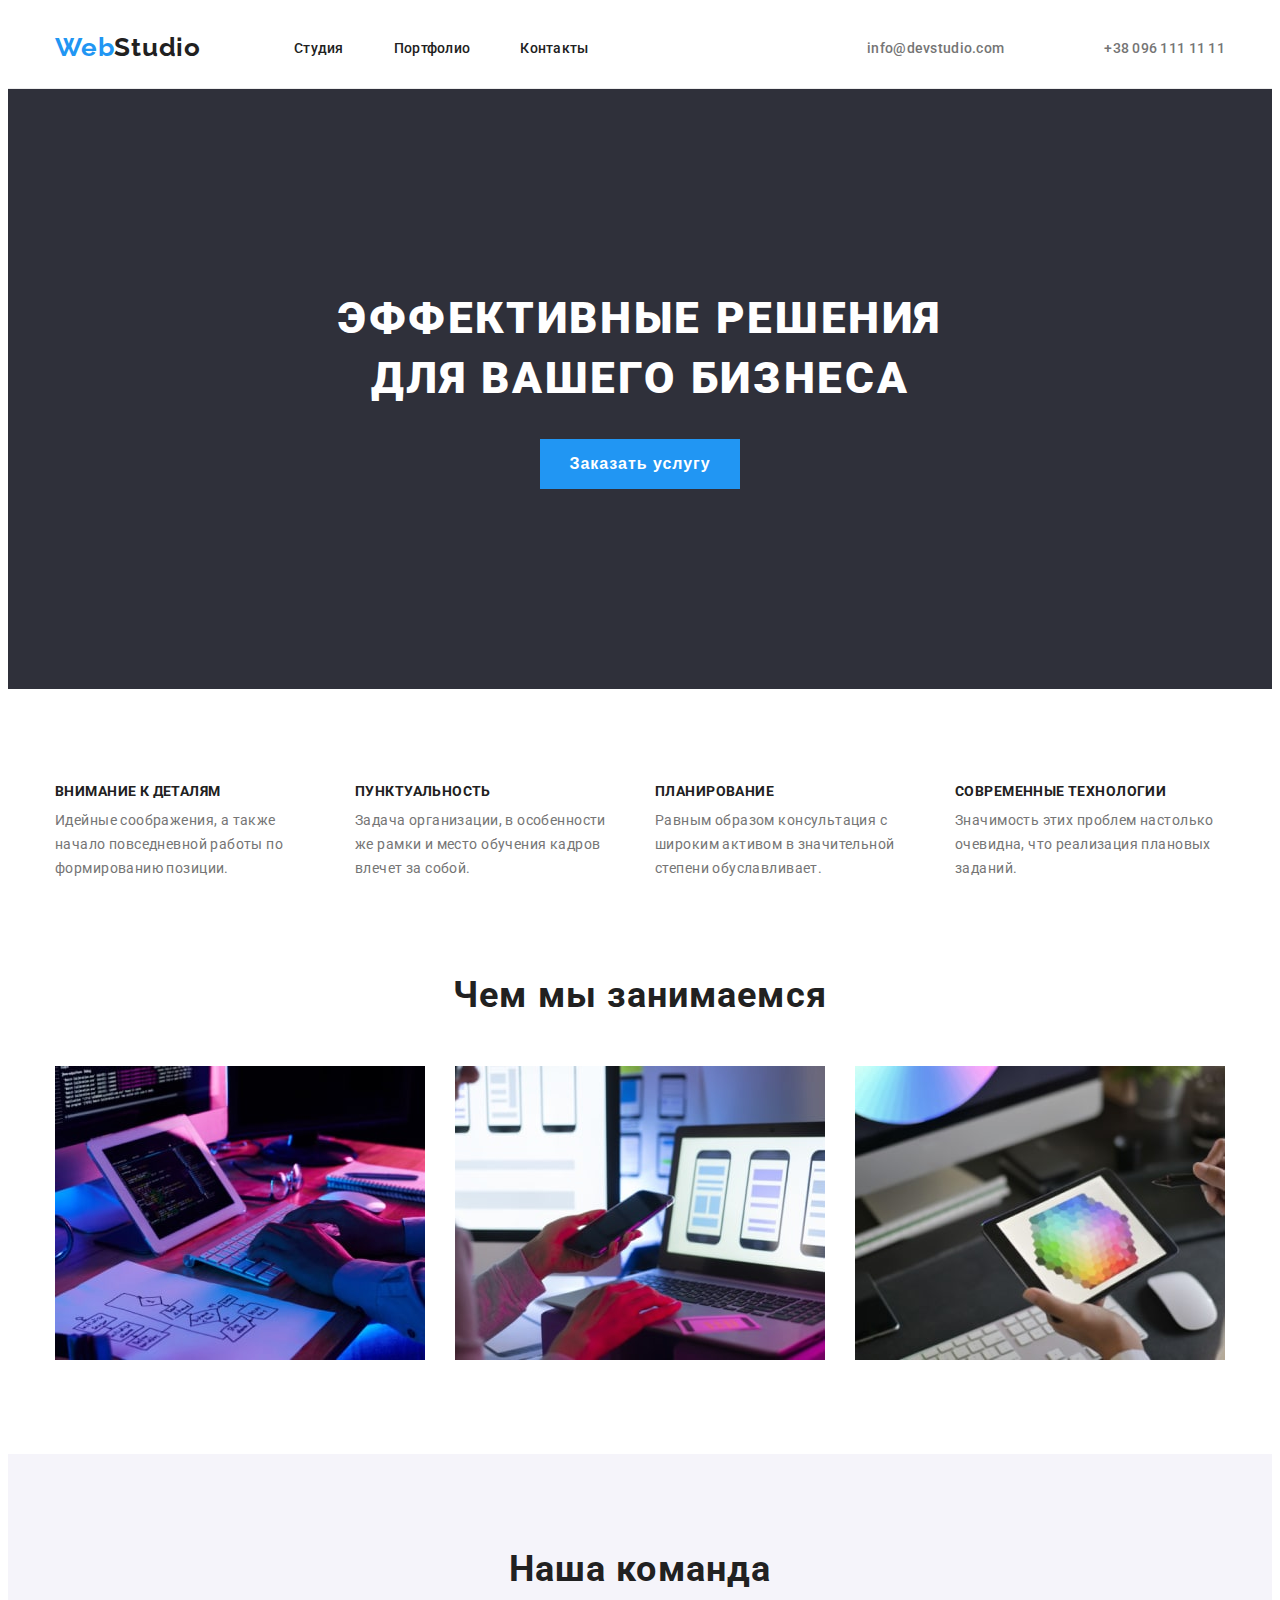
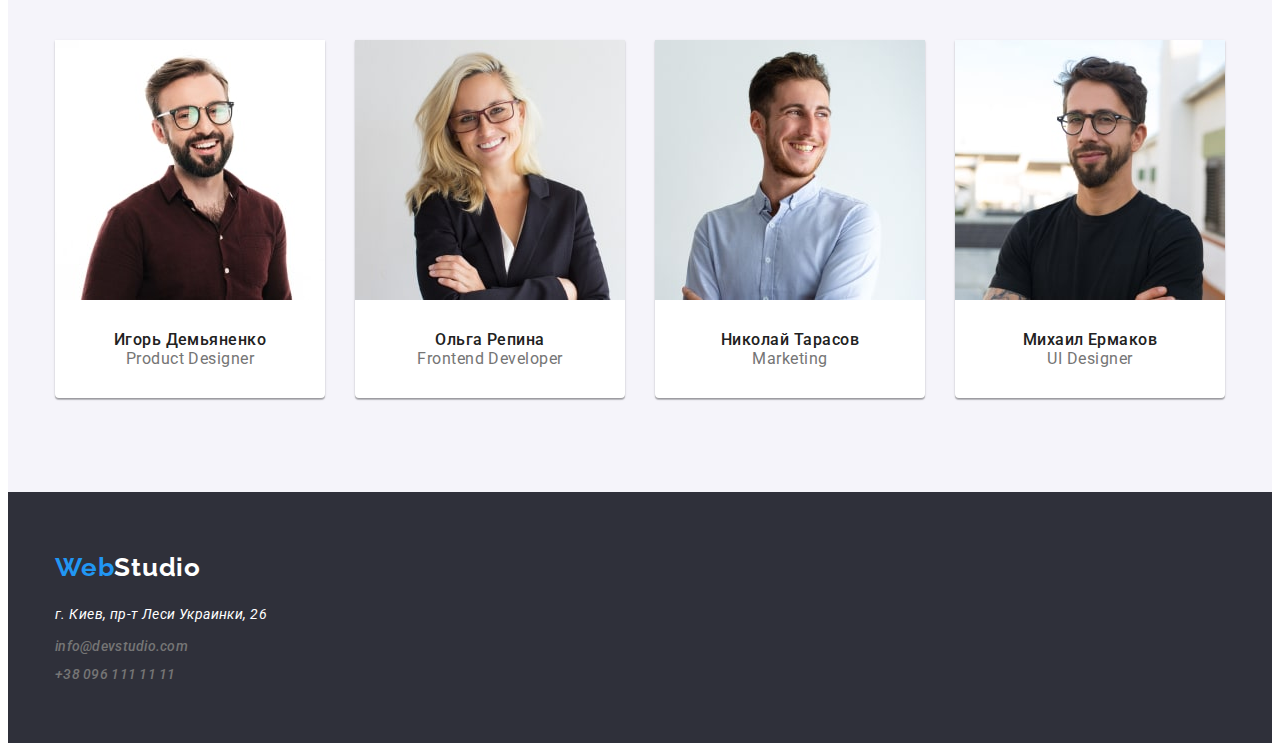
<file: index.html>
<!DOCTYPE html>
<html lang="ru">
<head>
  <meta charset="UTF-8">
  <meta http-equiv="X-UA-Compatible" content="IE=edge">
  <meta name="viewport" content="width=device-width, initial-scale=1.0">
  <title>Document</title>
  <link rel="preconnect" href="https://fonts.googleapis.com">
  <link rel="preconnect" href="https://fonts.gstatic.com" crossorigin>
  <link href="https://fonts.googleapis.com/css2?family=Raleway:wght@700&family=Roboto:wght@400;500;700;900&display=swap"
    rel="stylesheet">
    <link rel="stylesheet" href="https://cdnjs.cloudflare.com/ajax/libs/modern-normalize/1.1.0/modern-normalize.min.css"
      integrity="sha512-wpPYUAdjBVSE4KJnH1VR1HeZfpl1ub8YT/NKx4PuQ5NmX2tKuGu6U/JRp5y+Y8XG2tV+wKQpNHVUX03MfMFn9Q=="
      crossorigin="anonymous" referrerpolicy="no-referrer" />
  <link rel="stylesheet" href="./css/styles.css">
</head>
<body>
  <header class="header">
    <div class="container">
    <nav class="navigation">
      <a class="link-logo" href="./index.html" target="_self">Web<span target="_self" href="./index.html" class="link-logo-dark">Studio</span></a>
        <ul class="header-list list">
          <li class="header-item">
            <a class="header-link" href="./index.html">Студия</a>
          </li>
          <li class="header-item">
            <a class="header-link" href="./portfolio.html">Портфолио</a>
          </li>
          <li class="header-item">
            <a class="header-link" href="">Контакты</a>
          </li>
        </ul>
              <ul class="header-list header-connect list">
                <li class="header-item">
                  <a class="header-link-mail" href="mailto:info@devstudio.com">info@devstudio.com</a>
                </li>
                <li class="header-item">
                  <a class="header-link-tel" href="tel:+380961111111">+38 096 111 11 11</a>
                </li>
              </ul>
    </nav>
    </div>
  </header>

  <main>
    <section class="hero">
      <div class="container">
    <h1 class="hero-title">Эффективные решения для вашего бизнеса</h1>
    <button class="hero-btn" type="button">Заказать услугу</button>
      </div>
    </section>

    <section class="section">
      <div class="container">
      <h2 hidden="true" class="benefits-title">Наши преимущества</h2>
        <ul class="benefits-list list">
          <li class="benefits-item">
            <div class="benefits-sup-title">
            <h3 class="benefits-sub-title">Внимание к деталям</h3>
            <p class="benefits-text">Идейные соображения, а также начало повседневной работы по формированию позиции.</p>
            </div>
          </li>
          <li class="benefits-item">
            <div class="benefits-sup-title">
            <h3 class="benefits-sub-title">Пунктуальность</h3>
            <p class="benefits-text">Задача организации, в особенности же рамки и место обучения кадров влечет за собой.</p>
            </div>
          </li>
          <li class="benefits-item">
            <div class="benefits-sup-title">
            <h3 class="benefits-sub-title">Планирование</h3>
            <p class="benefits-text">Равным образом консультация с широким активом в значительной степени обуславливает.</p>
            </div>
          </li>
          <li class="benefits-item">
            <div class="benefits-sup-title">
            <h3 class="benefits-sub-title">Современные технологии</h3>
            <p class="benefits-text">Значимость этих проблем настолько очевидна, что реализация плановых заданий.</p>
            </div>
          </li>
        </ul>
        </div>
    </section>

    <section class="section work-section">
      <div class="container">
      <h2 class="work-title">Чем мы занимаемся</h2>
        <ul class="work-list list">
          <li class="work-item">
            <img class="work-img" src="./images/img.jpg" alt="Человек пишет код" width="370" height="294">
          </li>
          <li class="work-item">
            <img class="work-img" src="./images/box-2.jpg" alt="Человек смотрит на макет" width="370" height="294">
          </li>
          <li class="work-item">
            <img class="work-img" src="./images/box-3.jpg" alt="Человек смотрит на RGB-палитру" width="370" height="294">
          </li>
        </ul>
        </div>
    </section>

    <section class="section team-section">
      <div class="container">
      <h2 class="team-title">Наша команда</h2>
        <ul class="team-list list">
          <li class="team-item">
            <img class="team-img" src="./images/img-1.jpg" alt="Игорь Демьяненко" width="270" height="260">
            <div class="team-text">
            <h3 class="team-sup-title">Игорь Демьяненко</h3>
            <p class="team-sub-title">Product Designer</p>
            </div>
          </li>
          <li class="team-item">
            <img class="team-img" src="./images/img-2.jpg" alt="Ольга Репина" width="270" height="260">
            <div class="team-text">
            <h3 class="team-sup-title">Ольга Репина</h3>
            <p class="team-sub-title">Frontend Developer</p>
            </div>
          </li>
          <li class="team-item">
            <img class="team-img" src="./images/img-3.jpg" alt="Николай Тарасов" width="270" height="260">
            <div class="team-text">
            <h3 class="team-sup-title">Николай Тарасов</h3>
            <p class="team-sub-title">Marketing</p>
            </div>
          </li>
          <li class="team-item">
            <img class="team-img" src="./images/img-4.jpg" alt="Михаил Ермаков" width="270" height="260">
            <div class="team-text">
            <h3 class="team-sup-title">Михаил Ермаков</h3>
            <p class="team-sub-title">UI Designer</p>
            </div>
          </li>
        </ul>
        </div>
    </section> 
  </main>
    <footer class="footer">
      <div class="container">
      <a class="link-logo footer-logo" href="./index.html">Web<span target="_self" href="./index.html" class="logo-link-white">Studio</span></a>
        <address class="footer-address">
          <ul class="footer-list list">
            <li class="footer-item">
              <a class="footer-link-address" href="https://www.google.com/maps/place/бул.+Леси+Украинки,+26,+Киев,+02000/@50.4265807,30.5361971,17z/data=!3m1!4b1!4m5!3m4!1s0x40d4cf0e033ecbe9:0x57a4dffefec77da0!8m2!3d50.4265807!4d30.5383858" target="_blank">г. Киев, пр-т Леси Украинки, 26</a>
            </li>
            <li class="footer-item">
              <a class="footer-link-mail" href="mailto:info@devstudio.com">info@devstudio.com</a>
            </li>
            <li class="footer-item">
              <a class="footer-link-tel" href="tel:+380961111111">+38 096 111 11 11</a>
            </li>
          </ul>
        </address>
        </div>
    </footer>
</body>
</html>
</file>
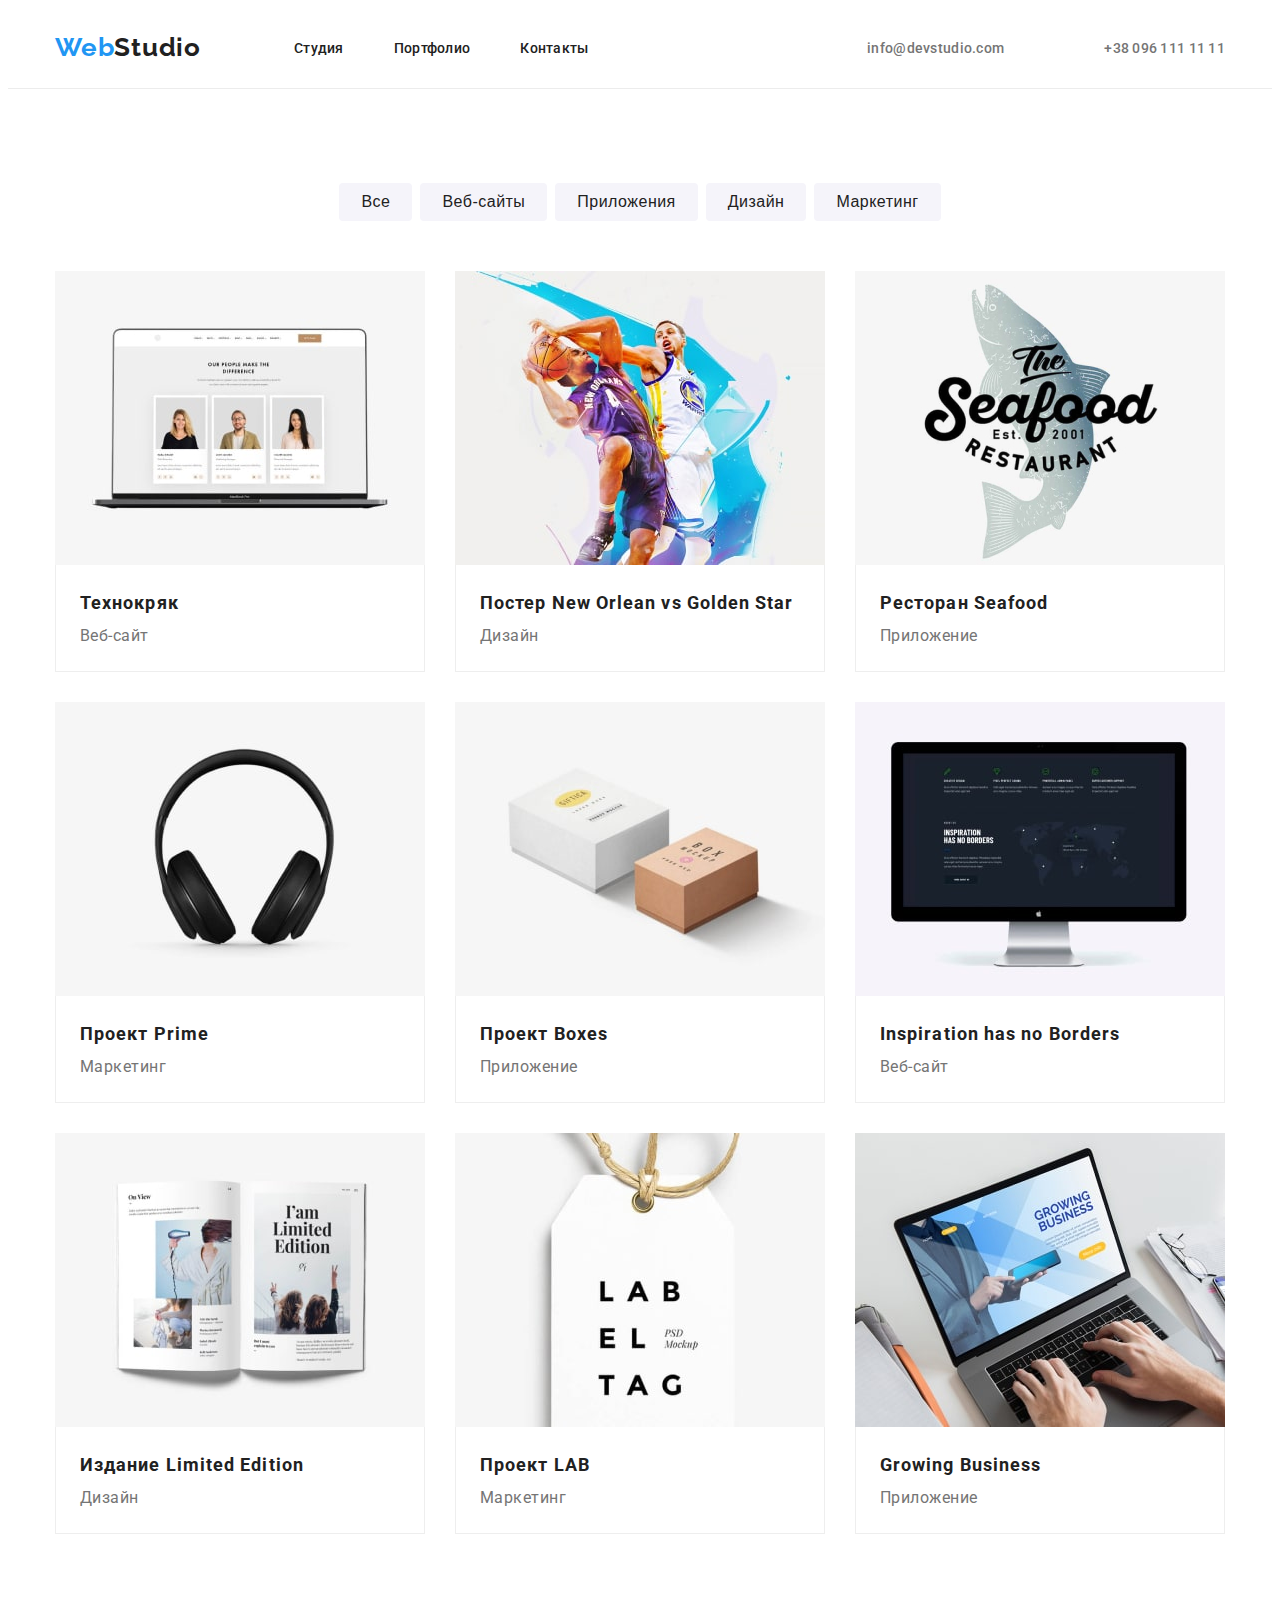
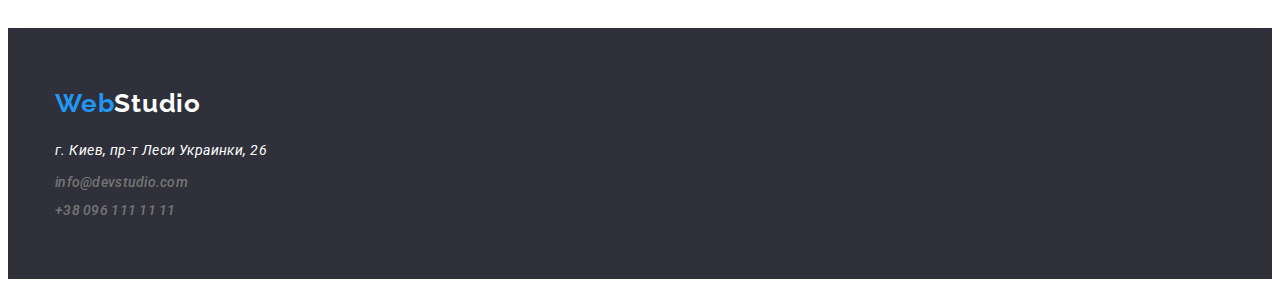
<file: portfolio.html>
<!DOCTYPE html>
<html lang="en">
<head>
  <meta charset="UTF-8">
  <meta http-equiv="X-UA-Compatible" content="IE=edge">
  <meta name="viewport" content="width=device-width, initial-scale=1.0">
  <title>Document</title>
  <link rel="preconnect" href="https://fonts.googleapis.com">
  <link rel="preconnect" href="https://fonts.gstatic.com" crossorigin>
  <link href="https://fonts.googleapis.com/css2?family=Raleway:wght@700&family=Roboto:wght@400;500;700;900&display=swap"
    rel="stylesheet">
    <link rel="stylesheet" href="https://cdnjs.cloudflare.com/ajax/libs/modern-normalize/1.1.0/modern-normalize.min.css"
      integrity="sha512-wpPYUAdjBVSE4KJnH1VR1HeZfpl1ub8YT/NKx4PuQ5NmX2tKuGu6U/JRp5y+Y8XG2tV+wKQpNHVUX03MfMFn9Q=="
      crossorigin="anonymous" referrerpolicy="no-referrer" />
    <link rel="stylesheet" href="./css/styles.css">
</head>
<body>
  <header class="header">
    <div class="container">
      <nav class="navigation">
        <a class="link-logo" href="./index.html" target="_self">Web<span target="_self" href="./index.html"
            class="link-logo-dark">Studio</span></a>
        <ul class="header-list list">
          <li class="header-item">
            <a class="header-link" href="./index.html">Студия</a>
          </li>
          <li class="header-item">
            <a class="header-link" href="./portfolio.html">Портфолио</a>
          </li>
          <li class="header-item">
            <a class="header-link" href="">Контакты</a>
          </li>
        </ul>
        <ul class="header-list header-connect list">
          <li class="header-item">
            <a class="header-link-mail" href="mailto:info@devstudio.com">info@devstudio.com</a>
          </li>
          <li class="header-item">
            <a class="header-link-tel" href="tel:+380961111111">+38 096 111 11 11</a>
          </li>
        </ul>
      </nav>
    </div>
  </header>
  <main>
  <section class="section">
    <div class="container">
    <h1 hidden="true" class="filter-title">Фильтр</h1>
    <ul class="filter-list list">
      <li class="filter-item"><button class="filter-btn" type="button">Все</button></li>
      <li class="filter-item"><button class="filter-btn" type="button">Веб-сайты</button></li>
      <li class="filter-item"><button class="filter-btn" type="button">Приложения</button></li>
      <li class="filter-item"><button class="filter-btn" type="button">Дизайн</button></li>
      <li class="filter-item"><button class="filter-btn" type="button">Маркетинг</button></li>
    </ul>
    <ul class="examples-list list">
      <li class="examples-item">
        <img class="examples-img" src="./images/portfolio-1.jpg" alt="">
        <div class="examples-text">
        <h2 class="examples-sup-title">Технокряк</h2>
        <p class="examples-sub-title">Веб-сайт</p>
        </div>
      </li>
      <li class="examples-item">
        <img class="examples-img" src="./images/portfolio-2.jpg" alt="">
        <div class="examples-text">
        <h2 class="examples-sup-title">Постер New Orlean vs Golden Star</h2>
        <p class="examples-sub-title">Дизайн</p>
        </div>
      </li>
      <li class="examples-item">
        <img class="examples-img" src="./images/portfolio-3.jpg" alt="">
        <div class="examples-text">
        <h2 class="examples-sup-title">Ресторан Seafood</h2>
        <p class="examples-sub-title">Приложение</p>
        </div>
      </li>
      <li class="examples-item">
        <img class="examples-img" src="./images/portfolio-4.jpg" alt="">
        <div class="examples-text">
        <h2 class="examples-sup-title">Проект Prime</h2>
        <p class="examples-sub-title">Маркетинг</p>
        </div>
      </li>
      <li class="examples-item">
        <img class="examples-img" src="./images/portfolio-5.jpg" alt="">
        <div class="examples-text">
        <h2 class="examples-sup-title">Проект Boxes</h2>
        <p class="examples-sub-title">Приложение</p>
        </div>
      </li>
      <li class="examples-item">
        <img class="examples-img" src="./images/portfolio-6.jpg" alt="">
        <div class="examples-text">
        <h2 class="examples-sup-title">Inspiration has no Borders</h2>
        <p class="examples-sub-title">Веб-сайт</p>
        </div>
      </li>
      <li class="examples-item">
        <img class="examples-img" src="./images/portfolio-7.jpg" alt="">
        <div class="examples-text">
        <h2 class="examples-sup-title">Издание Limited Edition</h2>
        <p class="examples-sub-title">Дизайн</p>
        </div>
      </li>
      <li class="examples-item">
        <img class="examples-img" src="./images/portfolio-8.jpg" alt="">
        <div class="examples-text">
        <h2 class="examples-sup-title">Проект LAB</h2>
        <p class="examples-sub-title">Маркетинг</p>
        </div>
      </li>
      <li class="examples-item">
        <img class="examples-img" src="./images/portfolio-9.jpg" alt="">
        <div class="examples-text">
        <h3 class="examples-sup-title">Growing Business</h3>
        <p class="examples-sub-title">Приложение</p>
        </div>
      </li>
    </ul>
    </div>
  </section>
  </main>
    <footer class="footer">
      <div class="container">
        <a class="link-logo footer-logo" href="./index.html">Web<span target="_self" href="./index.html"
            class="logo-link-white">Studio</span></a>
        <address class="footer-address">
          <ul class="footer-list list">
            <li class="footer-item">
              <a class="footer-link-address"
                href="https://www.google.com/maps/place/бул.+Леси+Украинки,+26,+Киев,+02000/@50.4265807,30.5361971,17z/data=!3m1!4b1!4m5!3m4!1s0x40d4cf0e033ecbe9:0x57a4dffefec77da0!8m2!3d50.4265807!4d30.5383858"
                target="_blank">г. Киев, пр-т Леси Украинки, 26</a>
            </li>
            <li class="footer-item">
              <a class="footer-link-mail" href="mailto:info@devstudio.com">info@devstudio.com</a>
            </li>
            <li class="footer-item">
              <a class="footer-link-tel" href="tel:+380961111111">+38 096 111 11 11</a>
            </li>
          </ul>
        </address>
      </div>
    </footer>
</body>
</html>
</file>
<file: css/styles.css>
* {
	box-sizing: border-box;
}

:root {
	--header-text-color: #212121;
	--address-text-color: #757575;
	--hover-link-color: #2196f3;
	--hero-footer-color: #2f303a;
	--first-title-color: #ffffff;
	--hero-btn-color: #ffffff;
	--benefits-text-color: #757575;
	--team-background-color: #f5f4fa;
	--hero-btn-hover: #188ce8;
	--examples-boarder-color: #eeeeee;
}

body {
	font-family: "Roboto", sans-serif;
}

h1,
h2,
h3,
h4,
h5,
h6,
p {
	margin: 0;
}

ul {
	margin: 0;
	padding: 0;
}

img {
	display: block;
}

button {
	cursor: pointer;
	border: 0;
}

.list {
	list-style: none;
}

a {
	text-decoration: none;
}

.container {
	width: 1200px;
	padding-left: 15px;
	padding-right: 15px;
	margin: 0 auto;
}

.section {
	padding-top: 94px;
	padding-bottom: 94px;
}

/* -----------HEADER------------ */

.header {
	padding-top: 24px;
	padding-bottom: 25px;
	border-bottom: 1px solid #ececec;
}

.link-logo {
	font-family: Raleway;
	font-weight: 700;
	font-size: 26px;
	line-height: calc(31 / 26);
	letter-spacing: 0.03em;
	color: var(--hover-link-color);
	display: inline-block;
}

.link-logo-dark {
	font-family: Raleway;
	font-weight: 700;
	font-size: 26px;
	line-height: calc(31 / 26);
	letter-spacing: 0.03em;
	color: var(--header-text-color);
}

.logo-link-white {
	font-family: Raleway;
	font-weight: 700;
	font-size: 26px;
	line-height: calc(31 / 26);
	letter-spacing: 0.03em;
	color: var(--first-title-color);
}

.navigation {
	display: flex;
}

.header-list {
	display: flex;
	margin-left: 93px;
	align-items: center;
}

.header-connect {
	margin-left: auto;
}

.header-item:not(:last-child) {
	margin-right: 50px;
}

.header-link {
	font-weight: 500;
	font-size: 14px;
	line-height: calc(16 / 15);
	letter-spacing: 0.02em;
	color: var(--header-text-color);
}

.header-link-mail {
	font-weight: 500;
	font-size: 14px;
	line-height: calc(16 / 14);
	letter-spacing: 0.02em;
	color: var(--address-text-color);
	margin-right: 50px;
}

.header-link-tel {
	font-weight: 500;
	font-size: 14px;
	line-height: calc(16 / 14);
	letter-spacing: 0.02em;
	color: var(--address-text-color);
}

.header-link:hover,
.header-link:focus {
	color: var(--hover-link-color);
}

.header-link-tel:hover,
.header-link-tel:focus {
	color: var(--hover-link-color);
}

.header-link-mail:hover,
.header-link-mail:focus {
	color: var(--hover-link-color);
}

/* -----------HERO------------ */

.hero {
	background-color: var(--hero-footer-color);
	padding-top: 200px;
	padding-bottom: 200px;
	text-align: center;
}

.hero-title {
	font-weight: 900;
	font-size: 44px;
	line-height: 1.36;
	letter-spacing: 0.06em;
	text-transform: uppercase;
	color: var(--first-title-color);
	margin-left: auto;
	margin-right: auto;

	width: 696px;
}

.hero-btn {
	font-weight: 700;
	font-size: 16px;
	line-height: 1.87;
	text-align: center;
	letter-spacing: 0.06em;
	color: var(--hero-btn-color);
	background-color: var(--hover-link-color);
	margin-top: 30px;

	width: 200px;
	height: 50px;
	left: 700px;
	top: 430px;
}

.hero-btn:hover {
	background-color: var(--hero-btn-hover);
}

/* -----------BENEFITS------------ */

.benefits-list {
	display: flex;
}

.benefits-sub-title {
	font-weight: 700;
	font-size: 14px;
	line-height: calc(16 / 14);
	letter-spacing: 0.03em;
	text-transform: uppercase;
	color: var(--header-text-color);
	margin-bottom: 10px;
}

.benefits-text {
	font-size: 14px;
	line-height: 1.71;
	letter-spacing: 0.03em;
	color: var(--benefits-text-color);
	width: 270px;
}

.benefits-item + .benefits-item {
	margin-left: 30px;
}

/* -----------WORK------------ */

.work-section {
	padding-top: 0;
}

.work-list {
	display: flex;
}

.work-item + .work-item {
	margin-left: 30px;
}

.work-title {
	font-weight: 700;
	font-size: 36px;
	line-height: calc(42 / 36);
	letter-spacing: 0.03em;
	color: var(--header-text-color);
	display: flex;
	flex-grow: 1;
	justify-content: center;
	margin-bottom: 50px;
}

/* -----------TEAM------------ */

.team-section {
	background-color: var(--team-background-color);
}

.team-container {
	display: flex;
	flex-wrap: wrap;
}

.team {
	background-color: var(--team-background-color);
}

.team-list {
	display: flex;
}

.team-item + .team-item {
	margin-left: 30px;
}

.team-item {
	box-shadow: 0px 1px 3px rgba(0, 0, 0, 0.12), 0px 1px 1px rgba(0, 0, 0, 0.14), 0px 2px 1px rgba(0, 0, 0, 0.2);
	border-radius: 0px 0px 4px 4px;

	background-color: var(--hero-btn-color);
}

.team-title {
	font-weight: 700;
	font-size: 36px;
	line-height: calc(42 / 36);
	text-align: center;
	letter-spacing: 0.03em;
	color: var(--header-text-color);
	display: flex;
	flex-grow: 1;
	justify-content: center;
	margin-bottom: 50px;
}

.team-text {
	padding-top: 30px;
	padding-bottom: 30px;
}

.team-sup-title {
	font-weight: 500;
	font-size: 16px;
	line-height: calc(19 / 16);
	text-align: center;
	letter-spacing: 0.03em;
	color: var(--header-text-color);
}

.team-sub-title {
	font-size: 16px;
	line-height: calc(19 / 16);
	text-align: center;
	letter-spacing: 0.03em;
	color: var(--address-text-color);
}

/* -----------FOOTER------------ */

.footer {
	background-color: var(--hero-footer-color);
	padding-top: 60px;
	padding-bottom: 60px;
}

.footer-item:not(:last-child) {
	margin-bottom: 9px;
}

.footer-logo {
	margin-bottom: 20px;
}

.footer-link-address {
	font-size: 14px;
	line-height: 1.71;
	letter-spacing: 0.03em;
	color: var(--first-title-color);
}

.footer-link-mail {
	font-weight: 500;
	font-size: 14px;
	line-height: calc(16 / 14);
	letter-spacing: 0.02em;
	color: var(--address-text-color);
}

.footer-link-tel {
	font-weight: 500;
	font-size: 14px;
	line-height: calc(16 / 14);
	letter-spacing: 0.02em;
	color: var(--address-text-color);
}

.footer-link-address:hover,
.footer-link-address:focus {
	color: var(--hover-link-color);
}

.footer-link-tel:hover,
.footer-link-tel:focus {
	color: var(--hover-link-color);
}

.footer-link-mail:hover,
.footer-link-mail:focus {
	color: var(--hover-link-color);
}

/* -----------PORTFOLIO-FILTER------------ */

.filter-list {
	display: flex;
	margin-bottom: 50px;
	justify-content: center;
}

.filter-item + .filter-item {
	margin-left: 8px;
}

.filter-btn {
	font-weight: 500;
	font-size: 16px;
	line-height: 1.62;
	text-align: center;
	letter-spacing: 0.03em;
	color: var(--header-text-color);
	background-color: #f5f4fa;

	padding: 6px 22px 6px;

	background: #f5f4fa;
	border-radius: 4px;
}

.filter-btn:hover,
.filter-btn:focus {
	background-color: #2196f3;
	color: var(--hero-btn-color);
}

/* -----------EXAMPLES------------ */

.examples-list {
	display: flex;
	flex-wrap: wrap;
	margin-top: -30px;
	margin-left: -30px;
}

.examples-item {
	margin-top: 30px;
	margin-left: 30px;

	flex-basis: calc((100% - 90px) / 3);

	background: var(--hero-btn-color);
}

.examples-text {
	padding-top: 20px;
	padding-bottom: 20px;
	padding-right: 24px;
	padding-left: 24px;
	border-left: 1px solid var(--examples-boarder-color);
	border-right: 1px solid var(--examples-boarder-color);
	border-bottom: 1px solid var(--examples-boarder-color);
}

.examples-sup-title {
	font-weight: 700;
	font-size: 18px;
	line-height: 2;
	letter-spacing: 0.06em;
	color: var(--header-text-color);
}

.examples-sub-title {
	font-size: 16px;
	line-height: 1.87;
	letter-spacing: 0.03em;
	color: var(--address-text-color);
}
</file>
